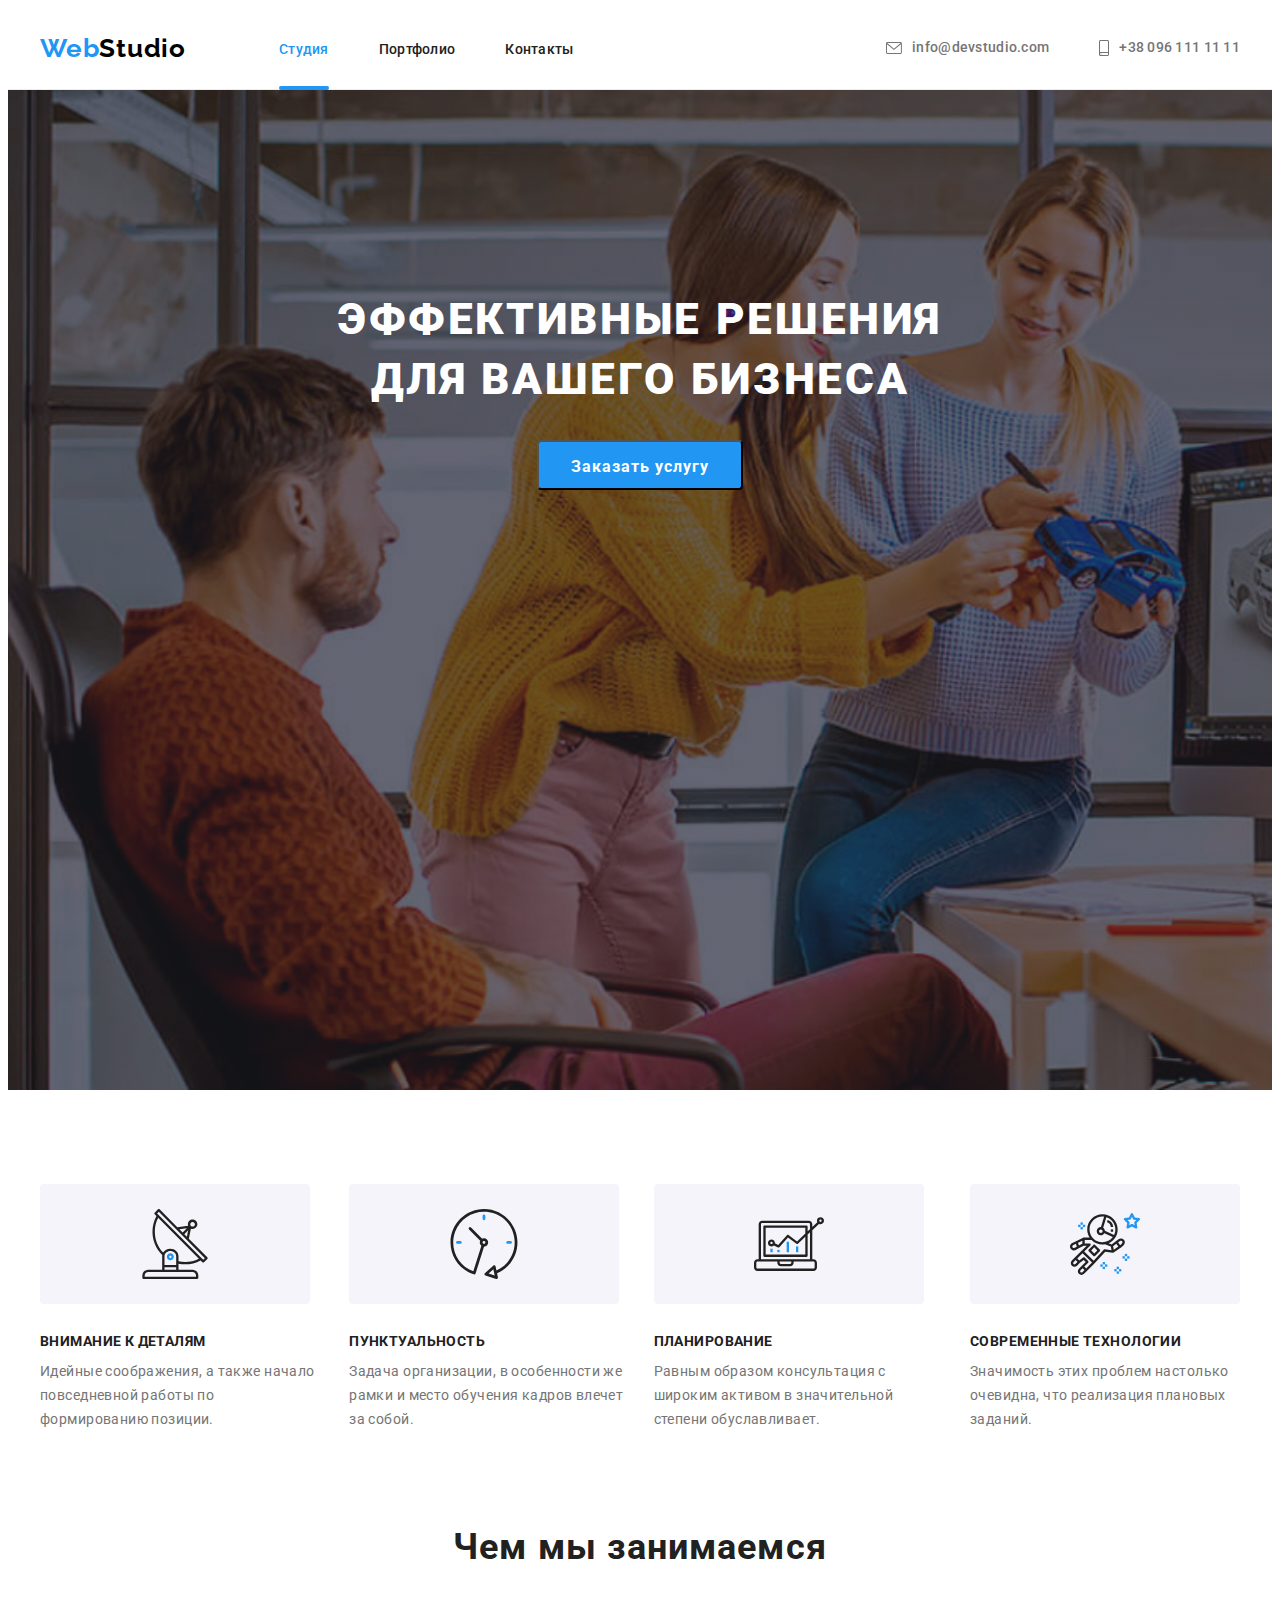
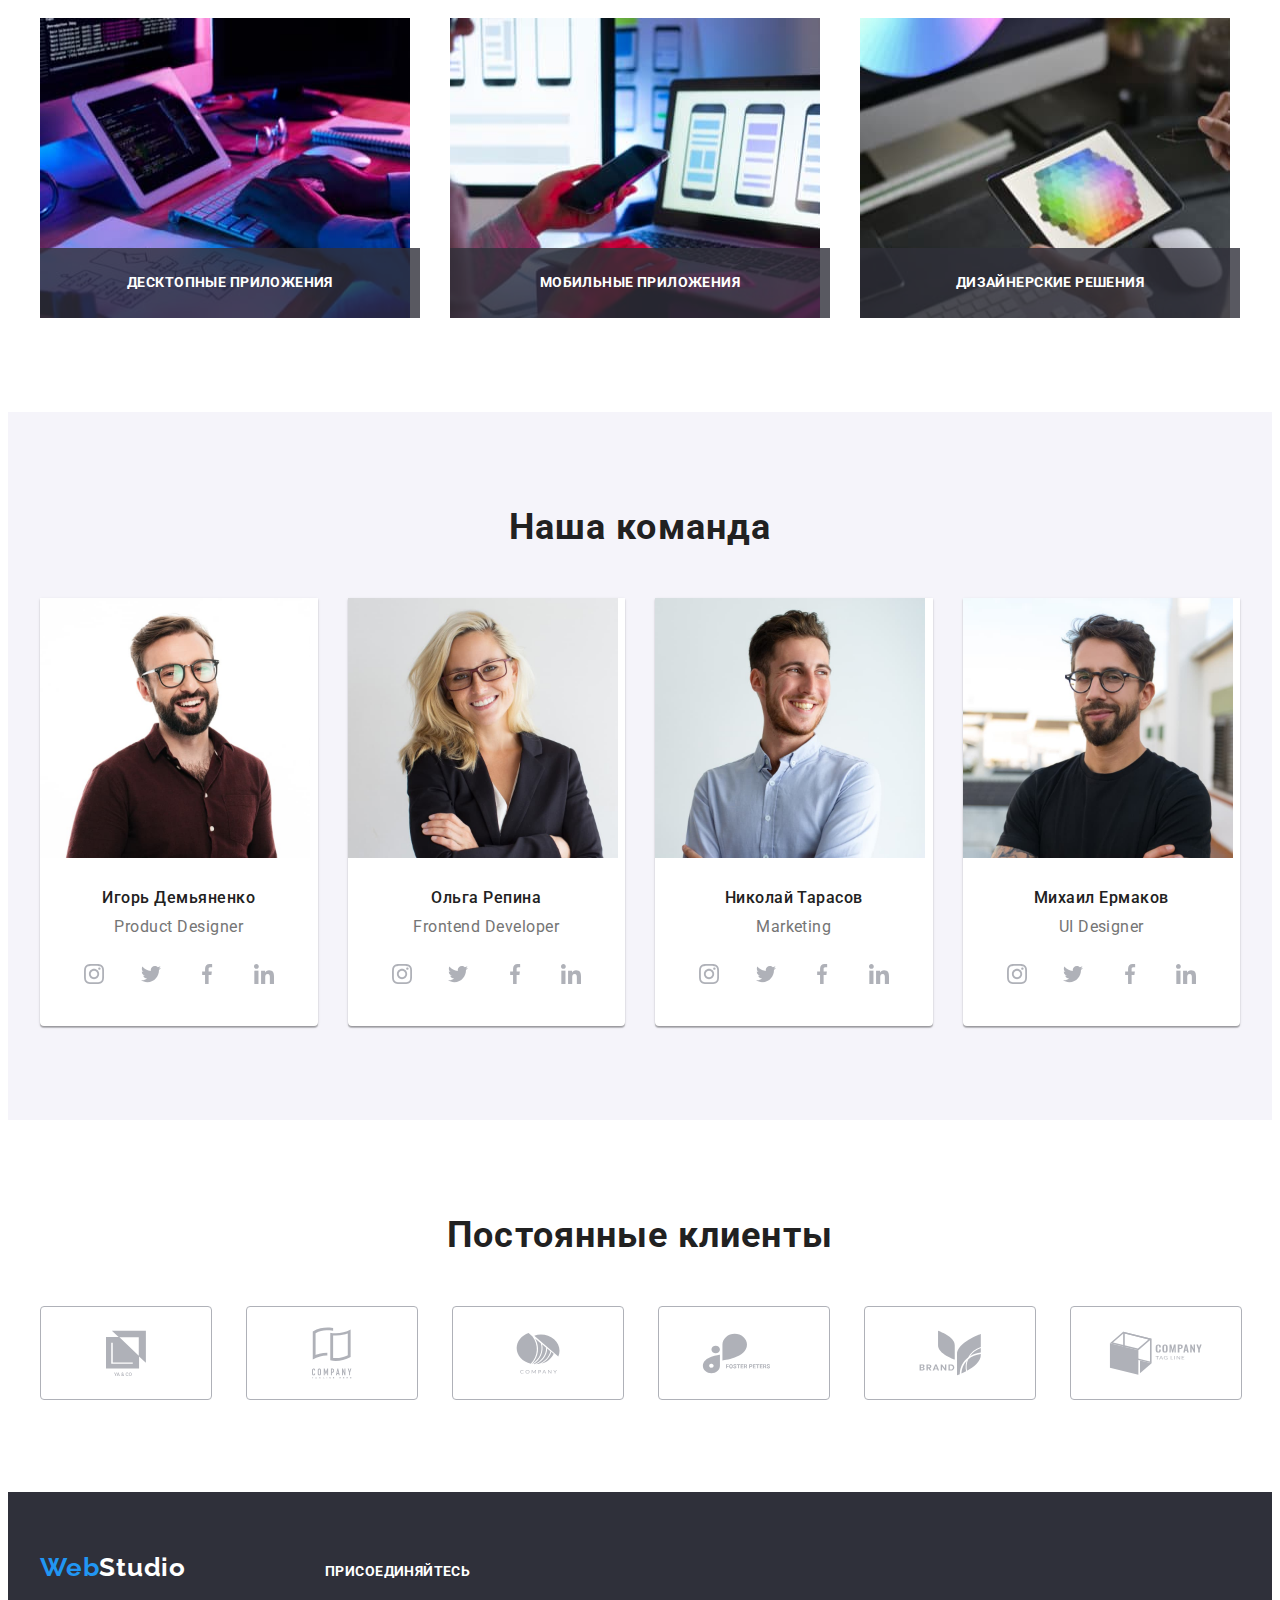
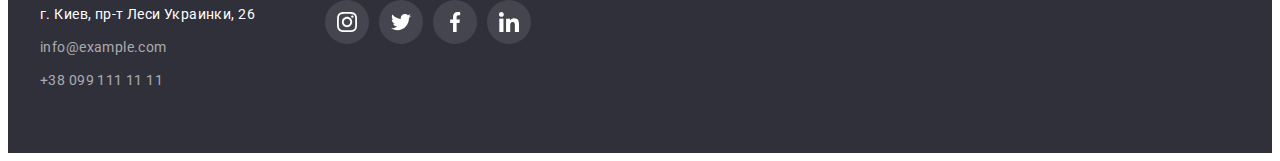
<file: index.html>
<!DOCTYPE html>
<html lang="ru">
<head>
    <meta charset="UTF-8">
    <meta http-equiv="X-UA-Compatible" content="IE=edge">
    <meta name="viewport" content="width=device-width, initial-scale=1.0">
    <title>WebStudio</title>
    <link rel="preconnect" href="https://fonts.gstatic.com">
    <link href="https://fonts.googleapis.com/css2?family=Raleway:wght@700&family=Roboto:wght@400;500;700;900&display=swap"
        rel="stylesheet">
    <link rel="stylesheet" href="https://cdnjs.cloudflare.com/ajax/libs/modern-normalize/1.1.0/modern-normalize.min.css"
        integrity="sha512-wpPYUAdjBVSE4KJnH1VR1HeZfpl1ub8YT/NKx4PuQ5NmX2tKuGu6U/JRp5y+Y8XG2tV+wKQpNHVUX03MfMFn9Q=="
        crossorigin="anonymous" referrerpolicy="no-referrer" />
    <link rel="stylesheet" href="https://cdnjs.cloudflare.com/ajax/libs/animate.css/4.1.1/animate.min.css" />
    <link rel="stylesheet" href="./css/styles.css">  

</head>
<body>
    <!-- HEADER-->
    <header class="header"> 
        <div class="container header-container">
            <a class="logo-link link" href="./index.html"> <span class="logo-accent">Web</span>Studio</a>
            <nav class="navigation">
                <ul class="menu list">

                    <li class="menu-item">
                        <div class="menu-current">
                            <a class="menu-item-link current link" href="./index.html">Студия</a>
                        </div>
                    </li>

                    <li class="menu-item">
                        <a class="menu-item-link link" href="./portfolio.html">Портфолио</a>
                    </li>
            
                    <li class="menu-item">
                        <a class="menu-item-link link" href="">Контакты</a>
                    </li>
                </ul>
            </nav>

            <ul class="menu-contakt list">
                <li class="contakt-item">
                    <a class="contakt-link link" href="mailto:info@devstudio.com">
                        <svg class="contact-icon" width="16" height="12">
                            <use href="./images/sprint/icons.svg#icon-mail"></use>                           
                        
                        </svg>
                        info@devstudio.com </a>
                </li>
            
                <li class="contakt-item">
                    <a class="contakt-link link" href="tel:+380961111111">
                        <svg class="contact-icon" width="10" height="16">
                            <use href="./images/sprint/icons.svg#icon-smartphone"></use>
                        </svg>
                        +38 096 111 11 11</a>
                </li>
            </ul>
        </div>
       
       
        
        
    </header>
    <main>
     <!--HERO-->
        <section class="hero">           
            <div>
                <h1 class="hero-title">Эффективные решения для вашего бизнеса</h1>
                <button class="modal-btn" type="button" data-modal-open> Заказать услугу</button>
            </div>            
        </section>
    <!--WORK-->
        <section class="work-section">
            
            <div class="container">
                <h2 hidden>Преимущества</h2>
                <ul class="list work-list">
                    <li class="work-section-item">
                        <div class="work-section-box"> 
                            <svg class="work-section-icon" width="70" height="70">
                                <use href="./images/sprint/icons.svg#icon-antenna"></use>
                            </svg>
                        </div>
                            <h3 class="work-section-title secondary-title">Внимание к деталям</h3>
                            <p class="description">Идейные соображения, а также начало повседневной работы по формированию позиции.</p>
                        
                    </li>
                
                    <li class="work-section-item">
                        <div class="work-section-box"> 
                            <svg class="work-section-icon" width="70" height="70">
                                <use href="./images/sprint/icons.svg#icon-clock"></use>
                            </svg>
                        </div>
                            <h3 class="work-section-title secondary-title">Пунктуальность</h3>
                            <p class="description">Задача организации, в особенности же рамки и место обучения кадров влечет за собой.</p>
                        
                    </li>
                
                    <li class="work-section-item">
                        <div class="work-section-box"> 
                            <svg class="work-section-icon" width="70" height="70">
                                <use href="./images/sprint/icons.svg#icon-diagram"></use>
                            </svg>
                        </div>
                    
                            <h3 class="work-section-title secondary-title">Планирование</h3>
                            <p class="description">Равным образом консультация с широким активом в значительной степени обуславливает.</p>
                        
                    </li>
                
                    <li class="work-section-item">
                        <div class="work-section-box"> 
                            <svg class="work-section-icon" width="70" height="70">
                                <use href="./images/sprint/icons.svg#icon-astronaut"></use>
                            </svg>
                        </div>
                            <h3 class="work-section-title secondary-title">Современные технологии</h3>
                            <p class="description">Значимость этих проблем настолько очевидна, что реализация плановых заданий.</p>
                        
                    </li>
                </ul>
            </div>
            
                       
                    
        </section>
    <!-- ABOUT-->
        <section class="about section">            
            <div class="container">
                <h2 class="section-title title">Чем мы занимаемся</h2>
                <ul class="list about-list">
                    <li class="about-list-item">
                        <div class="thumb">
                            <img src="./images/foto/box_1.jpg" alt="Написание кода" width="370" height="300">
                            <p class="about-information">Десктопные приложения</p>
                        </div>
                    </li>
                    <li class="about-list-item">
                        <div class="thumb">
                            <img src="./images/foto/box_2.jpg" alt="Тестирование сайта" width="370" height="300">
                            <p class="about-information">Мобильные приложения</p>
                        </div>
                    </li>
                    <li class="about-list-item">
                        <div class="thumb">
                            <img src="./images/foto/box_3.jpg" alt="Пользование сайтом" width="370" height="300">
                            <p class="about-information">Дизайнерские решения</p>
                        </div>
                    </li>
                </ul>
            </div>
            

        </section>
     <!-- TEAM    -->
        <section class="team section">           
            <div class="container">
                <h2 class="section-title title ">Наша команда</h2>
                <ul class="list team-list">

                    <li class=" team-list-item">
                        <img src="./images/team/igor.jpg" alt="Игорь Демьяненко" width="270" height="260">
                        <div class="team-box">
                            <h3 class="our-team-name secondary-title">Игорь Демьяненко</h3>
                            <p class="profession" lang="en">Product Designer</p>
                            <ul class="social-list list">
                                <li class="social-list-item">
                                     <a href="" class="social-list-link">
                                        <svg class="social-list-icon"  width="20" height="20">
                                            <use href="./images/sprint/icons.svg#icon-instagram"></use>
                                        </svg>
                                    </a>
                                </li>
                            

                                <li class="social-list-item">
                                     <a href="" class="social-list-link">
                                        <svg class="social-list-icon"  width="20" height="20">
                                            <use href="./images/sprint/icons.svg#icon-twitter">

                                            </use>
                                        </svg>
                                    </a>
                                </li>

                                <li class="social-list-item"> 
                                    <a href="" class="social-list-link">
                                        <svg class="social-list-icon"  width="20" height="20">
                                            <use href="./images/sprint/icons.svg#icon-facebook">

                                            </use>
                                        </svg>
                                    </a>
                                </li>

                                <li class="social-list-item"> 
                                    <a href="" class="social-list-link">
                                        <svg class="social-list-icon"  width="20" height="20">
                                            <use href="./images/sprint/icons.svg#icon-linkedin">

                                            </use>
                                        </svg>
                                  </a>
                                </li>
                            </ul>
                        </div>
                    </li>

                    <li class="team-list-item">
                        <img src="./images/team/olga.jpg" alt="Ольга Репина" width="270" height="260">
                        <div class="team-box">
                            <h3 class="our-team-name secondary-title">Ольга Репина</h3>
                            <p class="profession" lang="en">Frontend Developer</p>
                            <ul class="social-list list">
                                <li class="social-list-item">
                                    <a href="" class="social-list-link">
                                        <svg class="social-list-icon" width="20" height="20">
                                            <use href="./images/sprint/icons.svg#icon-instagram"></use>
                                        </svg>
                                    </a>
                                </li>
                            
                            
                                <li class="social-list-item">
                                    <a href="" class="social-list-link">
                                        <svg class="social-list-icon" width="20" height="20">
                                            <use href="./images/sprint/icons.svg#icon-twitter">
                            
                                            </use>
                                        </svg>
                                    </a>
                                </li>
                            
                                <li class="social-list-item">
                                    <a href="" class="social-list-link">
                                        <svg class="social-list-icon" width="20" height="20">
                                            <use href="./images/sprint/icons.svg#icon-facebook">
                            
                                            </use>
                                        </svg>
                                    </a>
                                </li>
                            
                                <li class="social-list-item">
                                    <a href="" class="social-list-link">
                                        <svg class="social-list-icon" width="20" height="20">
                                            <use href="./images/sprint/icons.svg#icon-linkedin">
                            
                                            </use>
                                        </svg>
                                    </a>
                                </li>
                            </ul>
                        </div>
                    </li>

                    <li class="team-list-item">
                        <img src="./images/team/nikolay.jpg" alt="Николай Тарасов" width="270" height="260">
                        <div class="team-box">
                            <h3 class="our-team-name secondary-title">Николай Тарасов</h3>
                            <p class="profession" lang="en">Marketing</p>
                            <ul class="social-list list">
                                <li class="social-list-item">
                                    <a href="" class="social-list-link">
                                        <svg class="social-list-icon" width="20" height="20">
                                            <use href="./images/sprint/icons.svg#icon-instagram"></use>
                                        </svg>
                                    </a>
                                </li>
                            
                            
                                <li class="social-list-item">
                                    <a href="" class="social-list-link">
                                        <svg class="social-list-icon" width="20" height="20">
                                            <use href="./images/sprint/icons.svg#icon-twitter">
                            
                                            </use>
                                        </svg>
                                    </a>
                                </li>
                            
                                <li class="social-list-item">
                                    <a href="" class="social-list-link">
                                        <svg class="social-list-icon" width="20" height="20">
                                            <use href="./images/sprint/icons.svg#icon-facebook">
                            
                                            </use>
                                        </svg>
                                    </a>
                                </li>
                            
                                <li class="social-list-item">
                                    <a href="" class="social-list-link">
                                        <svg class="social-list-icon" width="20" height="20">
                                            <use href="./images/sprint/icons.svg#icon-linkedin">
                            
                                            </use>
                                        </svg>
                                    </a>
                                </li>
                            </ul>
                        </div>
                    </li>

                    <li class="team-list-item">
                        <img src="./images/team/michail.jpg" alt="Михаил Ермаков" width="270" height="260">
                        <div class="team-box">
                            <h3 class="our-team-name secondary-title">Михаил Ермаков</h3>
                            <p class="profession" lang="en">UI Designer</p>
                            <ul class="social-list list">
                                <li class="social-list-item">
                                    <a href="" class="social-list-link">
                                        <svg class="social-list-icon" width="20" height="20">
                                            <use href="./images/sprint/icons.svg#icon-instagram"></use>
                                        </svg>
                                    </a>
                                </li>
                            
                            
                                <li class="social-list-item">
                                    <a href="" class="social-list-link">
                                        <svg class="social-list-icon" width="20" height="20">
                                            <use href="./images/sprint/icons.svg#icon-twitter">
                            
                                            </use>
                                        </svg>
                                    </a>
                                </li>
                            
                                <li class="social-list-item">
                                    <a href="" class="social-list-link">
                                        <svg class="social-list-icon" width="20" height="20">
                                            <use href="./images/sprint/icons.svg#icon-facebook">
                            
                                            </use>
                                        </svg>
                                    </a>
                                </li>
                            
                                <li class="social-list-item">
                                    <a href="" class="social-list-link">
                                        <svg class="social-list-icon" width="20" height="20">
                                            <use href="./images/sprint/icons.svg#icon-linkedin">
                            
                                            </use>
                                        </svg>
                                    </a>
                                </li>
                            </ul>
                        </div>
                    </li>

                </ul>

            </div>
            
        </section>
    <!-- Clients-->
        <section class="clients section">           
            <div class="container">
                <h2 class="section-title title">Постоянные клиенты</h2>
                <ul class="list cliens-list">
                    <li class="clients-list-item"> 
                        <a href="" class="clients-link">
                            <svg class="clients-list-icon" width="40" height="47">
                                <use href="./images/sprint/icons.svg#icon-logo_1"></use>
                            </svg>
                        </a>
                             
                           
                    </li>

                    <li class="clients-list-item"> 
                       <a href="" class="clients-link">
                            <svg class="clients-list-icon" width="40" height="52">
                                <use href="./images/sprint/icons.svg#icon-logo_2"></use>
                            </svg>
                       </a>
                    </li>

                    <li class="clients-list-item"> 
                        <a href="" class="clients-link">
                            <svg class="clients-list-icon" width="44" height="42">
                                <use href="./images/sprint/icons.svg#icon-logo_3"></use>
                            </svg>
                        </a>
                    </li>

                    <li class="clients-list-item"> 
                        <a href="" class="clients-link">
                            <svg class="clients-list-icon" width="85" height="41">
                                <use href="./images/sprint/icons.svg#icon-logo_4"></use>
                            </svg>
                        </a>
                    </li>

                    <li class="clients-list-item"> 
                        <a href="" class="clients-link">
                            <svg class="clients-list-icon" width="63" height="46">
                                <use href="./images/sprint/icons.svg#icon-logo_5"></use>
                            </svg>
                        </a>
                    </li>

                    <li class="clients-list-item"> 
                        <a href="" class="clients-link">
                            <svg class="clients-list-icon" width="94" height="44">
                                <use href="./images/sprint/icons.svg#icon-logo_6"></use>
                            </svg>
                        </a>
                    </li>
               
                    </ul>
 
                </div>
        
        
        </section>
    </main>

<!--CONTACT INFORMATION-->
    <footer class="footer">        
        <div class="container footer-container">
                <div class="logo-contakt">
                    <a class="footer-logo-link link" href="./index.html"> <span class="logo-accent">Web</span>Studio</a>
                   <address class="address">
                        <ul class="list">
                            <li class="footer-item">
                                <a class="footer-address link" href="https://goo.gl/maps/Tj9icxPrhK7F6WNFA" target="_blank"
                                    rel="noopener noreferrer">г. Киев, пр-т Леси Украинки, 26</a>
                            </li>
                            <li class="footer-item">
                                <a class="footer-mail link" href="mailto:info@example.com">info@example.com</a>
                            </li>
                            <li class="footer-item">
                                <a class="footer-tel link" href="tel:+380991111111">+38 099 111 11 11</a>
                            </li>
                        </ul>
                    </address>  
                </div>
            
                <div class="social-contakt">
                    <h3 class="footer-title ">присоединяйтесь</h3>
                    
                    <ul class="footer-list list">
                        <li class="footer-social-list-item">
                            <a href="" class="footer-social-list-link">
                                <svg class="social-list-icon" width="20" height="20">
                                    <use href="./images/sprint/icons.svg#icon-instagram"></use>
                                </svg>
                            </a>
                        </li>
                    
                    
                        <li class="footer-social-list-item">
                            <a href="" class="footer-social-list-link">
                                <svg class="social-list-icon" width="20" height="20">
                                    <use href="./images/sprint/icons.svg#icon-twitter">
                    
                                    </use>
                                </svg>
                            </a>
                        </li>
                    
                        <li class="footer-social-list-item">
                            <a href="" class="footer-social-list-link">
                                <svg class="social-list-icon" width="20" height="20">
                                    <use href="./images/sprint/icons.svg#icon-facebook">
                    
                                    </use>
                                </svg>
                            </a>
                        </li>
                    
                        <li class="footer-social-list-item">
                            <a href="" class="footer-social-list-link">
                                <svg class="social-list-icon" width="20" height="20">
                                    <use href="./images/sprint/icons.svg#icon-linkedin">
                    
                                    </use>
                                </svg>
                            </a>
                        </li>
                    </ul>
                </div>
            

        </div>
        
    </footer>
    <!-- Modal -->
    <div class="backdrop is-hidden" data-modal>
        <div class="modal">
            <button  type="button" class="close-btn" data-modal-close> 
                <svg class="social-list-icon" width="18" height="18">
                    <use href="./images/sprint/icons.svg#icon-close-black"></use>
                </svg>
             </button>
        </div>
    </div>
    <script src="./js/modal.js"></script>
</body>
</html>
</file>
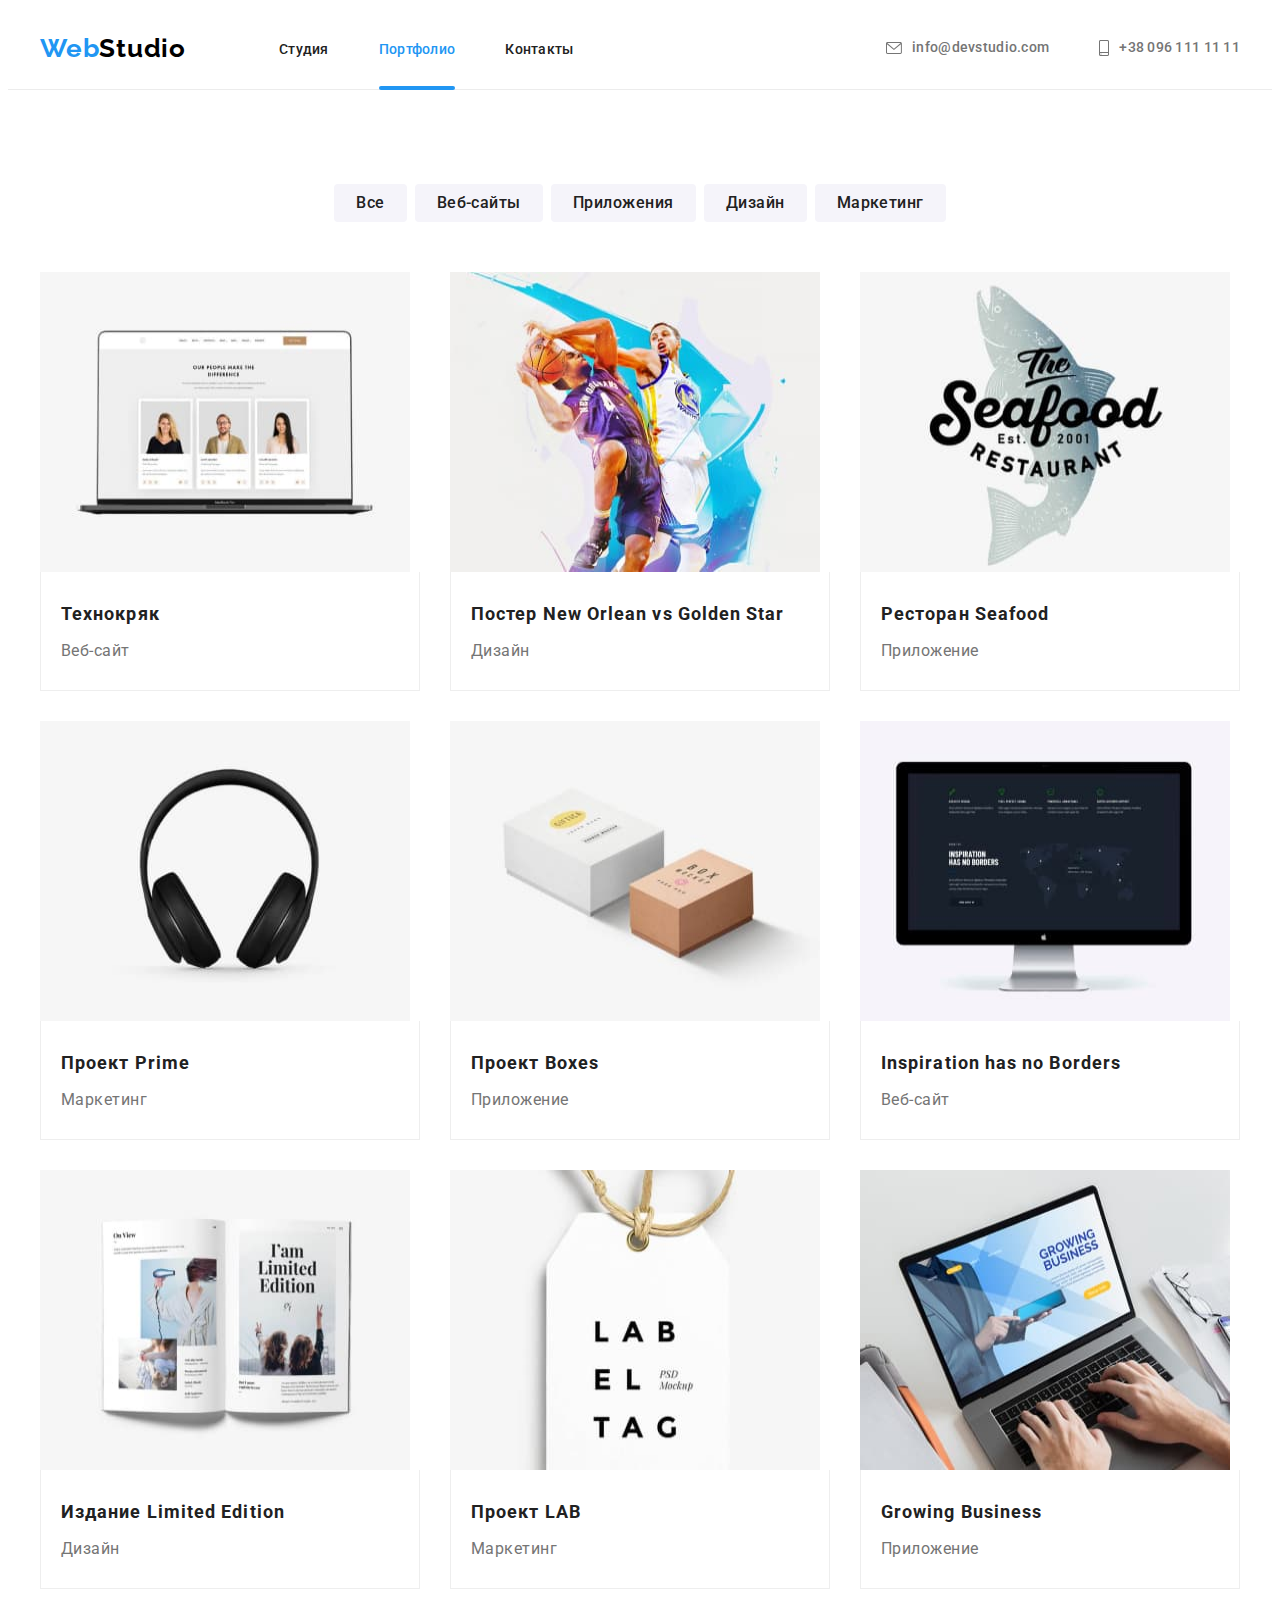
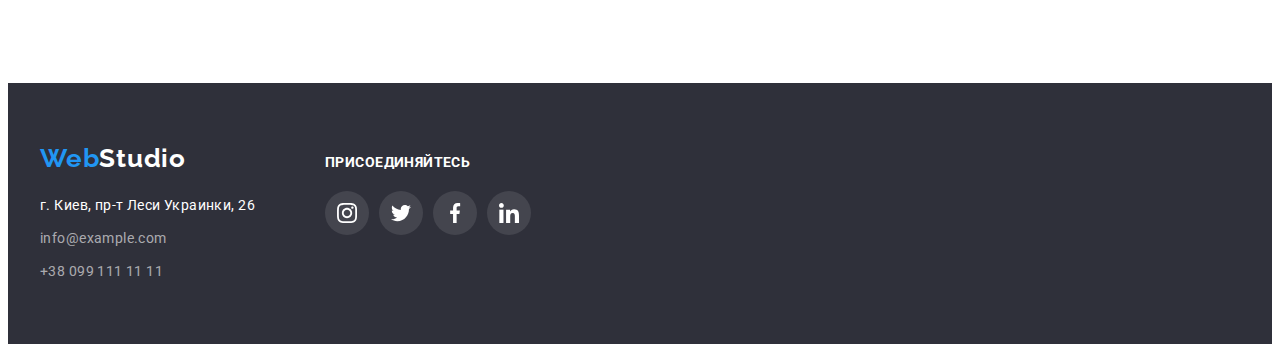
<file: portfolio.html>
<!DOCTYPE html>
<html lang="ru">

<head>
    <meta charset="UTF-8">
    <meta http-equiv="X-UA-Compatible" content="IE=edge">
    <meta name="viewport" content="width=device-width, initial-scale=1.0">
    <title>WebStudio</title>
    <link rel="preconnect" href="https://fonts.gstatic.com">
    <link href="https://fonts.googleapis.com/css2?family=Raleway:wght@700&family=Roboto:wght@400;500;700&display=swap"
        rel="stylesheet">
    <link rel="stylesheet" href="https://cdnjs.cloudflare.com/ajax/libs/modern-normalize/1.1.0/modern-normalize.min.css"
            integrity="sha512-wpPYUAdjBVSE4KJnH1VR1HeZfpl1ub8YT/NKx4PuQ5NmX2tKuGu6U/JRp5y+Y8XG2tV+wKQpNHVUX03MfMFn9Q=="
            crossorigin="anonymous" referrerpolicy="no-referrer" />
    <link rel="stylesheet" href="https://cdnjs.cloudflare.com/ajax/libs/animate.css/4.1.1/animate.min.css" />
    <link rel="stylesheet" href="./css/styles.css">

</head>

<body>
    
 <!-- HEADER-->
    <header class="header">
    <div class="container header-container">
        <a class="logo-link link" href="./index.html"> <span class="logo-accent">Web</span>Studio</a>
        <nav class="navigation">
            <ul class="menu list">
    
                <li class="menu-item">
                    <a class="menu-item-link  link" href="./index.html">Студия</a>
                </li>
    
                <li class="menu-item">
                    <div class="menu-current">
                        <a class="menu-item-link current link" href="./portfolio.html">Портфолио</a>
                    </div>
                </li>
    
                <li class="menu-item">
                    <a class="menu-item-link link" href="">Контакты</a>
                </li>
            </ul>
        </nav>
    
        <ul class="menu-contakt list">
            <li class="contakt-item">
                <a class="contakt-link link" href="mailto:info@devstudio.com">
                    <svg class="contact-icon" width="16" height="12">
                        <use href="./images/sprint/icons.svg#icon-mail"></use>
            
                    </svg>
                    info@devstudio.com </a>
            </li>
            
            <li class="contakt-item">
                <a class="contakt-link link" href="tel:+380961111111">
                    <svg class="contact-icon" width="10" height="16">
                        <use href="./images/sprint/icons.svg#icon-smartphone"></use>
                    </svg>
                    +38 096 111 11 11</a>
            </li>
        </ul>
    </div>
    </header>

    <main>
        <section class="section">
            <!--BUTTON -->
            <div class="container">
                <h1 hidden>Страница Портфолио</h1>
                <ul class="list portfolio-list">
                    <li class="portfolio-item">
                        <button class="portfolio-btn" type="button">Все</button>
                    </li>
                
                    <li class="portfolio-item">
                        <button class="portfolio-btn" type="button">Веб-сайты</button>
                    </li>
                
                    <li class="portfolio-item">
                        <button class="portfolio-btn" type="button">Приложения</button>
                    </li>
                
                    <li class="portfolio-item">
                        <button class="portfolio-btn" type="button">Дизайн</button>
                    </li>
                
                    <li class="portfolio-item">
                        <button class="portfolio-btn" type="button">Маркетинг</button>
                    </li>
                </ul>
            

            
                <!-- ВАРИАНТЫ-->
                <h2 hidden>portfolio</h2>
                <ul class="list card-site">
                    <li class="site-item" >
                        <a class="card-site-link link" href="">
                            <div class="card-site-img">
                                <img src="./images/portfolio/web_site.jpg" alt="монитор ноутбука" width="370" height="300">
                                <p class="overlay">Технокряк это современная площадка распространения коронавируса. Компании используют эту платформу для цифрового
                                шпионажа и атак на защищённые сервера конкурентов.
                                </p>
                            </div>
                            <div class="portfolio-box" >
                                <h3 class="site-title">Технокряк</h3>
                                <p class="description-name">Веб-сайт</p>
                            </div>
                        </a>                  
                        
                    </li>

                    <li class="site-item"> 
                        <a href="" class="card-site-link link">
                            <div class="card-site-img">
                                <img src="./images/portfolio/poster.jpg" alt="два баскетболиста играющие в игру" width="370" height="300">
                                <p class="overlay">Технокряк это современная площадка распространения коронавируса. Компании используют эту платформу
                                    для цифрового шпионажа и атак на защищённые сервера конкурентов.
                                </p>
                            </div>
                            <div class="portfolio-box" >
                                <h3 class="site-title" lang="en">Постер New Orlean vs Golden Star</h3>
                                <p class="description-name">Дизайн</p>
                            </div>
                        </a>
                    </li>

                    <li class="site-item">
                        <a href="" class="card-site-link link">
                            <div class="card-site-img">
                                <img src="./images/portfolio/restaurant.jpg" alt="постер ресторана морепродуктов" width="370" height="300">
                                <p class="overlay">Технокряк это современная площадка распространения коронавируса. Компании используют эту платформу
                                    для цифрового шпионажа и атак на защищённые сервера конкурентов.
                                </p>
                            </div>
                           <div class="portfolio-box">
                                <h3 class="site-title" lang="en">Ресторан Seafood</h3>
                                <p class="description-name">Приложение</p>
                           </div>
                        </a>                     

                    </li>

                    <li class="site-item"> 
                        <a href="" class="card-site-link link">
                            <div class="card-site-img">
                                <img src="./images/portfolio/prime.jpg" alt="наушники" width="370" height="300">
                                <p class="overlay">Технокряк это современная площадка распространения коронавируса. Компании используют эту платформу
                                    для цифрового шпионажа и атак на защищённые сервера конкурентов.
                                </p>
                            </div>
                            <div class="portfolio-box">
                                <h3 class="site-title" lang="en">Проект Prime</h3>
                                <p class="description-name">Маркетинг</p>
                            </div>
                        </a>                    

                    </li>

                    <li class="site-item">
                        <a href="" class="card-site-link link">
                            <div class="card-site-img">
                                <img src="./images/portfolio/boxes.jpg" alt="две красивые коробки" width="370" height="300">
                                <p class="overlay">Технокряк это современная площадка распространения коронавируса. Компании используют эту платформу
                                    для цифрового шпионажа и атак на защищённые сервера конкурентов.
                                </p>
                            </div>
                            <div class="portfolio-box" >
                                <h3 class="site-title" lang="en">Проект Boxes</h3>
                                <p class="description-name">Приложение</p>
                            </div>
                        </a>                    

                    </li>

                    <li class="site-item">
                        <a href="" class="card-site-link link">
                            <div class="card-site-img">
                                <img src="./images/portfolio/borders.jpg" alt="монитор компьютера" width="370" height="300">
                                <p class="overlay">Технокряк это современная площадка распространения коронавируса. Компании используют эту платформу
                                    для цифрового шпионажа и атак на защищённые сервера конкурентов.
                                </p>
                            </div>
                           <div class="portfolio-box" >
                                <h3 class="site-title" lang="en">Inspiration has no Borders</h3>
                                <p class="description-name">Веб-сайт</p>
                           </div>
                        </a>
                    
                    </li>

                    <li class="site-item">
                        <a href="" class="card-site-link link">
                            <div class="card-site-img">
                                <img src="./images/portfolio/edition.jpg" alt="раскрытая страница журнала" width="370" height="300">
                                <p class="overlay">Технокряк это современная площадка распространения коронавируса. Компании используют эту платформу
                                    для цифрового шпионажа и атак на защищённые сервера конкурентов.
                                </p>
                            </div>
                            <div class="portfolio-box" >
                                <h3 class="site-title" lang="en">Издание Limited Edition</h3>
                                <p class="description-name">Дизайн</p>
                            </div>
                        </a>
                                        
                    </li>
                    
                    <li class="site-item">
                        <a href="" class="card-site-link link">
                            <div class="card-site-img">
                                <img src="./images/portfolio/project_lab.jpg" alt="этикетка" width="370" height="300">
                                <p class="overlay">Технокряк это современная площадка распространения коронавируса. Компании используют эту платформу
                                    для цифрового шпионажа и атак на защищённые сервера конкурентов.
                                </p>
                            </div>
                            <div class="portfolio-box" >
                                <h3 class="site-title" lang="en">Проект LAB</h3>
                                <p class="description-name">Маркетинг</p>
                            </div>
                        </a>
                        
                    </li>

                    <li class="site-item">
                        <a href="" class="card-site-link link">
                            <div class="card-site-img">
                                <img src="./images/portfolio/growing_business.jpg" alt="монитор ноутбука" width="370" height="300">
                                <p class="overlay">Технокряк это современная площадка распространения коронавируса. Компании используют эту платформу
                                    для цифрового шпионажа и атак на защищённые сервера конкурентов.
                                </p>
                            </div>
                            <div class="portfolio-box" >
                                <h3 class="site-title" lang="en">Growing Business</h3>
                                <p class="description-name">Приложение</p>
                            </div>
                        </a>
                        
                    </li>
                </ul>
            </div>    
        </section>
    </main>
    

    <footer class="footer">
        <!--CONTACT INFORMATION-->
        <div class="container footer-container">
            <div class="logo-contakt">
                <a class="footer-logo-link link" href="./index.html"> <span class="logo-accent">Web</span>Studio</a>
                <address class="address">
                    <ul class="list">
                        <li class="footer-item">
                            <a class="footer-address link" href="https://goo.gl/maps/Tj9icxPrhK7F6WNFA" target="_blank"
                                rel="noopener noreferrer">г. Киев, пр-т Леси Украинки, 26</a>
                        </li>
                        <li class="footer-item">
                            <a class="footer-mail link" href="mailto:info@example.com">info@example.com</a>
                        </li>
                        <li class="footer-item">
                            <a class="footer-tel link" href="tel:+380991111111">+38 099 111 11 11</a>
                        </li>
                    </ul>
                </address>
            </div>
    
            <div class="social-contakt">
                <h3 class="footer-title ">присоединяйтесь</h3>
    
                <ul class="footer-list list">
                    <li class="footer-social-list-item">
                        <a href="" class="footer-social-list-link">
                            <svg class="social-list-icon" width="20" height="20">
                                <use href="./images/sprint/icons.svg#icon-instagram"></use>
                            </svg>
                        </a>
                    </li>
    
    
                    <li class="footer-social-list-item">
                        <a href="" class="footer-social-list-link">
                            <svg class="social-list-icon" width="20" height="20">
                                <use href="./images/sprint/icons.svg#icon-twitter">
    
                                </use>
                            </svg>
                        </a>
                    </li>
    
                    <li class="footer-social-list-item">
                        <a href="" class="footer-social-list-link">
                            <svg class="social-list-icon" width="20" height="20">
                                <use href="./images/sprint/icons.svg#icon-facebook">
    
                                </use>
                            </svg>
                        </a>
                    </li>
    
                    <li class="footer-social-list-item">
                        <a href="" class="footer-social-list-link">
                            <svg class="social-list-icon" width="20" height="20">
                                <use href="./images/sprint/icons.svg#icon-linkedin"></use>
                            </svg>
                        </a>
                    </li>
                </ul>
            </div>
    
    
        </div>
    
    </footer>

</body>

</html>
</file>
<file: css/styles.css>
:root {
  --main-font: "Roboto", sans-serif;
  --secondary-font: "Raleway", sans-serif;
  --accent-color: #2196f3;
  --primary-text-color: #212121;
  --secondary-color: #757575;
  --background-color: #2f303a;
  --white-color: #ffffff;
  --black-color: #000000;
  --background-icon: #afb1b8;
}

h1,
h2,
h3,
h4,
h5,
h6,
p {
  margin-top: 0;
  margin-bottom: 0;
}

ul,
ol {
  margin-top: 0;
  margin-bottom: 0;
  padding-left: 0;
}
img {
  display: block;
}
.list {
  list-style: none;
}
.link {
  text-decoration: none;
}
body {
  font-family: var(--main-font);
}

/*-------------COMPONENT------------*/
.container {
  width: 1200px;
  margin: 0 auto;
  padding-left: 15px;
  padding-right: 15px;
}
.section {
  padding-top: 94px;
  padding-bottom: 94px;
}

.title {
  margin-bottom: 50px;
}

.secondary-title {
  margin-bottom: 10px;
}

/*-------------HEADER------------*/
.header {
  padding-top: 25px;
  padding-bottom: 25px;
  border-bottom: 1px solid #ececec;
}
.header-container,
.menu {
  display: flex;
  align-items: center;
}

.menu-item:not(:last-child) {
  margin-right: 50px;
}
.contakt-item:not(:last-child) {
  margin-right: 50px;
}
.menu-contakt {
  display: flex;
  margin-left: auto;
  align-items: center;
}
.contact-icon {
  margin-right: 10px;
  fill: var(--secondary-color);
  transition: fill 1250ms cubic-bezier(0.4, 0, 0.2, 1);
}
.logo-link {
  margin-right: 93px;
  font-family: var(--secondary-font);
  font-weight: 700;
  font-size: 26px;
  line-height: 1.19;
  letter-spacing: 0.03em;
  color: var(--black-color);
}
.logo-accent {
  color: var(--accent-color);
}
.menu-item-link {
  font-weight: 500;
  font-size: 14px;
  line-height: 1.14;
  letter-spacing: 0.02em;
  color: var(--primary-text-color);
  transition: color 250ms cubic-bezier(0.4, 0, 0.2, 1);
}

.menu-item-link:hover,
.menu-item-link:focus {
  color: var(--accent-color);
}

.menu-item-link.current {
  color: var(--accent-color);
}
.contakt-link {
  display: flex;
  align-items: center;
  font-style: 400;
  font-weight: 500;
  font-size: 14px;
  line-height: 1.14;
  letter-spacing: 0.02em;
  color: var(--secondary-color);
  transition: color 250ms cubic-bezier(0.4, 0, 0.2, 1);
}
.menu-current {
  position: relative;
}
.menu-item-link.current::after {
  content: "";
  position: absolute;
  left: 0;
  bottom: -32px;
  display: block;
  width: 100%;
  height: 4px;
  border-radius: 2px;
  background-color: var(--accent-color);
}

.contakt-link:hover,
.contakt-link:focus {
  color: var(--accent-color);
}
.contakt-link:hover .contact-icon,
.contakt-link:focus .contact-icon {
  fill: var(--accent-color);
}

/*------------- END HEADER------------*/

/*------------------HERO-----------------*/
.hero {
  background-color: var(--background-color);
  background-image: linear-gradient(
      rgba(47, 48, 58, 0.4),
      rgba(47, 48, 58, 0.4)
    ),
    url(../images/hero/bg.jpg);
  background-size: cover;
  max-width: 1600px;
  height: 600px;
  margin: 0 auto;
  padding-top: 200px;
  padding-bottom: 200px;
  text-align: center;
}
.hero-title {
  font-weight: 900;
  font-size: 44px;
  line-height: 1.36;
  text-align: center;
  letter-spacing: 0.06em;
  text-transform: uppercase;
  color: var(--white-color);
  width: 700px;
  margin: 0 auto;
  margin-bottom: 30px;
}

.modal-btn {
  height: 50px;
  border-radius: 4px;
  padding: 10px 32px;
  font-family: var(--main-font);
  font-weight: 700;
  font-size: 16px;
  line-height: 1.88;
  letter-spacing: 0.06em;
  cursor: pointer;
  color: var(--white-color);
  background-color: var(--accent-color);
  transition: color 250ms cubic-bezier(0.4, 0, 0.2, 1),
    background-color 250ms cubic-bezier(0.4, 0, 0.2, 1);
}
/*------------------ END HERO -----------------*/
/*------- WORK --------*/
.work-section {
  padding-top: 94px;
}
.work-list {
  display: flex;
  margin-left: -30px;
  margin-top: -30px;
}
.work-section-item {
  flex-basis: calc((100% -120px) / 4);
  margin-left: 30px;
  margin-top: 30px;
}
.work-section-title {
  font-weight: 700;
  font-size: 14px;
  line-height: 1.14;
  letter-spacing: 0.03em;
  text-transform: uppercase;
  color: var(--primary-text-color);
}
.description {
  font-weight: 400;
  font-size: 14px;
  line-height: 1.71;
  letter-spacing: 0.03em;
  color: var(--secondary-color);
}
.work-section-box {
  display: flex;
  justify-content: center;
  align-items: center;
  width: 270px;
  height: 120px;
  background: #f5f4fa;
  border-radius: 4px;
  fill: var(--background-icon);
  margin-bottom: 30px;
}
/*-----------END WORK-----------*/

/*-----------ABOUT--------------*/
.about-list {
  display: flex;
  flex-wrap: wrap;
  margin-left: -30px;
  margin-top: -30px;
}

.about-list-item {
  flex-basis: calc((100% - 90px) / 3);
  margin-left: 30px;
  margin-top: 30px;
}
.thumb {
  position: relative;
}
.about-information {
  position: absolute;
  bottom: 0;
  width: 100%;
  height: 70px;
  display: flex;
  justify-content: center;
  align-items: center;
  background-color: rgba(47, 48, 58, 0.8);
  font-weight: 700;
  font-size: 14px;
  line-height: 1.14;
  text-align: center;
  letter-spacing: 0.03em;
  text-transform: uppercase;
  color: var(--white-color);
}

/*----------- END ABOUT--------------*/
/* -------------TEAM--------------  */
.social-list-link {
  display: flex;
  align-items: center;
  justify-content: center;
  width: 44px;
  height: 44px;
  border-radius: 50%;
  background-color: var(--white-color);
  fill: var(--background-icon);
  transition: fill 250ms cubic-bezier(0.4, 0, 0.2, 1),
    background-color 250ms cubic-bezier(0.4, 0, 0.2, 1);
}
.social-list {
  display: flex;
  justify-content: space-between;
}

.social-list-link:hover,
.social-list-link:focus {
  background-color: var(--accent-color);
  fill: var(--white-color);
}

.team {
  background-color: #f5f4fa;
}

.team-list {
  display: flex;
  flex-wrap: wrap;
  margin-left: -30px;
  margin-top: -30px;
}
.team-list-item {
  box-shadow: 0px 1px 3px rgba(0, 0, 0, 0.12), 0px 1px 1px rgba(0, 0, 0, 0.14),
    0px 2px 1px rgba(0, 0, 0, 0.2);
  border-radius: 0px 0px 4px 4px;
  background: var(--white-color);
  flex-basis: calc((100% - 120px) / 4);
  margin-left: 30px;
  margin-top: 30px;
}
.section-title {
  font-weight: 700;
  font-size: 36px;
  line-height: 1.17;
  text-align: center;
  letter-spacing: 0.03em;
  color: var(--primary-text-color);
}
.our-team-name {
  font-weight: 500;
  font-size: 16px;
  line-height: 1.19;
  text-align: center;
  letter-spacing: 0.03em;
  color: var(--primary-text-color);
  margin-bottom: 10px;
}
.profession {
  font-weight: 400;
  font-size: 16px;
  line-height: 1.19;
  text-align: center;
  letter-spacing: 0.03em;
  color: var(--secondary-color);
  margin-bottom: 16px;
}
.team-box {
  padding: 30px 32px;
}

/*------------END TEAM---------*/
/* ==================CLIENTS============== */
.clients-list-item {
  width: 170px;
  height: 92px;
}
.cliens-list {
  display: flex;
  justify-content: space-between;
}
.clients-link {
  display: flex;
  justify-content: center;
  align-items: center;

  width: 100%;
  height: 100%;
  border: 1px solid var(--background-icon);
  border-radius: 4px;
  transition: border-color 250ms cubic-bezier(0.4, 0, 0.2, 1);
}
.clients-list-icon {
  fill: var(--background-icon);
  transition: fill 250ms cubic-bezier(0.4, 0, 0.2, 1);
}
.clients-link:hover,
.cclients-link:focus {
  border-color: var(--accent-color);
}
.clients-link:hover .clients-list-icon,
.clients-link:focus .clients-list-icon {
  fill: var(--accent-color);
}
/*--------------FOOTER----------*/
.footer {
  background-color: var(--background-color);
  padding-top: 60px;
  padding-bottom: 60px;
}
.logo-contakt {
  margin-right: 70px;
}
.footer-container {
  display: flex;
}
.footer-list {
  display: flex;
}
.footer-title {
  margin-bottom: 20px;
  margin-top: 12px;
}
.footer-social-list-link {
  display: flex;
  align-items: center;
  justify-content: center;
  width: 44px;
  height: 44px;
  border-radius: 50%;
  background: rgba(255, 255, 255, 0.1);
  fill: var(--white-color);
  transition: background-color 250ms cubic-bezier(0.4, 0, 0.2, 1);
}
.footer-social-list-item:not(:last-child) {
  margin-right: 10px;
}

.footer-social-list-link:hover,
.footer-social-list-link:focus {
  background-color: var(--accent-color);
}

.address {
  font-style: inherit;
}

.footer-item:not(:last-child) {
  margin-bottom: 9px;
}
.footer-logo-link {
  font-family: var(--secondary-font);
  font-weight: 700;
  font-size: 26px;
  line-height: 1.19;
  letter-spacing: 0.03em;
  color: var(--white-color);
  margin-bottom: 20px;
  display: block;
}
.footer-address {
  font-weight: 400;
  font-size: 14px;
  line-height: 1.71;
  letter-spacing: 0.03em;
  color: var(--white-color);
}
.footer-mail,
.footer-tel {
  font-style: 400;
  font-weight: 400;
  font-size: 14px;
  line-height: 1.71;
  letter-spacing: 0.03em;
  color: rgba(255, 255, 255, 0.6);
  transition: color 250ms cubic-bezier(0.4, 0, 0.2, 1);
}
.footer-title {
  font-weight: 700;
  font-size: 14px;
  line-height: 1.14;
  letter-spacing: 0.03em;
  text-transform: uppercase;
  color: var(--white-color);
}

.backdrop {
  position: fixed;
  top: 0;
  left: 0;
  width: 100vw;
  height: 100vh;
  background-color: rgba(0, 0, 0, 0.2);
  transition: opacity 250ms linear, visibility 250ms linear;
}

.modal {
  position: relative;
  left: 50%;
  top: 50%;
  width: 528px;
  height: 581px;
  background-color: var(--white-color);
  box-shadow: 0px 1px 3px rgba(0, 0, 0, 0.12), 0px 1px 1px rgba(0, 0, 0, 0.14),
    0px 2px 1px rgba(0, 0, 0, 0.2);
  border-radius: 4px;
  transform: translate(-50%, -50%);
}
.close-btn {
  position: absolute;
  top: 8px;
  right: 8px;
  width: 30px;
  height: 30px;
  border-radius: 50%;
  border: 1px solid rgba(0, 0, 0, 0.1);
  background-color: var(--white-color);
  cursor: pointer;
  padding: 0;
}
.is-hidden {
  opacity: 0;
  visibility: hidden;
  pointer-events: none;
}
/*--------------END FOOTER---------*/

/*--------------- PORTFOLIO-BUTTON------------*/
.portfolio-list {
  display: flex;
  justify-content: center;
  margin-bottom: 50px;
}
.portfolio-item:not(:last-child) {
  margin-right: 8px;
}

.portfolio-btn {
  border-radius: 4px;
  border: none;
  padding: 6px 22px;
  font-family: var(--main-font);
  font-weight: 500;
  font-size: 16px;
  line-height: 1.63;
  text-align: center;
  letter-spacing: 0.03em;
  color: var(--primary-text-color);
  background-color: #f5f4fa;
  transition: color 250ms cubic-bezier(0.4, 0, 0.2, 1),
    background-color 250ms cubic-bezier(0.4, 0, 0.2, 1),
    box-shadow 250ms cubic-bezier(0.4, 0, 0.2, 1);
}
.portfolio-btn:hover,
.portfolio-btn:focus {
  background-color: var(--accent-color);
  color: var(--white-color);
  box-shadow: 0px 3px 1px rgba(0, 0, 0, 0.1), 0px 1px 2px rgba(0, 0, 0, 0.08),
    0px 2px 2px rgba(0, 0, 0, 0.12);
  border-radius: 4px;
}

/*------------- END PORTFOLIO-BUTTON------------*/

/*--------------description-------------*/
.card-site {
  display: flex;
  flex-wrap: wrap;
  margin-left: -30px;
  margin-top: -30px;
}
.card-site-link:hover,
.card-site-link:focus {
  display: block;
  box-shadow: 0px 1px 1px rgba(0, 0, 0, 0.12), 0px 4px 4px rgba(0, 0, 0, 0.06),
    1px 4px 6px rgba(0, 0, 0, 0.16);
}
.site-item {
  flex-basis: calc((100% - 90px) / 3);
  margin-left: 30px;
  margin-top: 30px;
}
.site-title {
  font-weight: 700;
  font-size: 18px;
  line-height: 2;
  letter-spacing: 0.06em;
  color: var(--primary-text-color);
  margin-bottom: 4px;
}
.description-name {
  font-weight: 400;
  font-size: 16px;
  line-height: 1.88;
  letter-spacing: 0.03em;
  color: var(--secondary-color);
}
.portfolio-box {
  padding: 24px 20px;
  border: 1px solid #eeeeee;
  border-top: none;
}
.card-site-link {
  display: block;
  transition: box-shadow 250ms cubic-bezier(0.4, 0, 0.2, 1);
}
.card-site-img {
  position: relative;
  overflow: hidden;
}

.overlay {
  position: absolute;
  top: 0;
  left: 0;
  width: 100%;
  height: 100%;
  background-color: rgba(33, 150, 243, 0.9);
  color: var(--white-color);
  padding: 63px 24px;
  font-weight: 400;
  font-size: 18px;
  line-height: 28px;
  letter-spacing: 0.03em;
  overflow: auto;
  transform: translateY(100%);
  transition: transform 250ms cubic-bezier(0.4, 0, 0.2, 1);
}

.card-site-link:hover .overlay,
.card-site-link:focus .overlay {
  transform: translateY(0);
}
</file>
